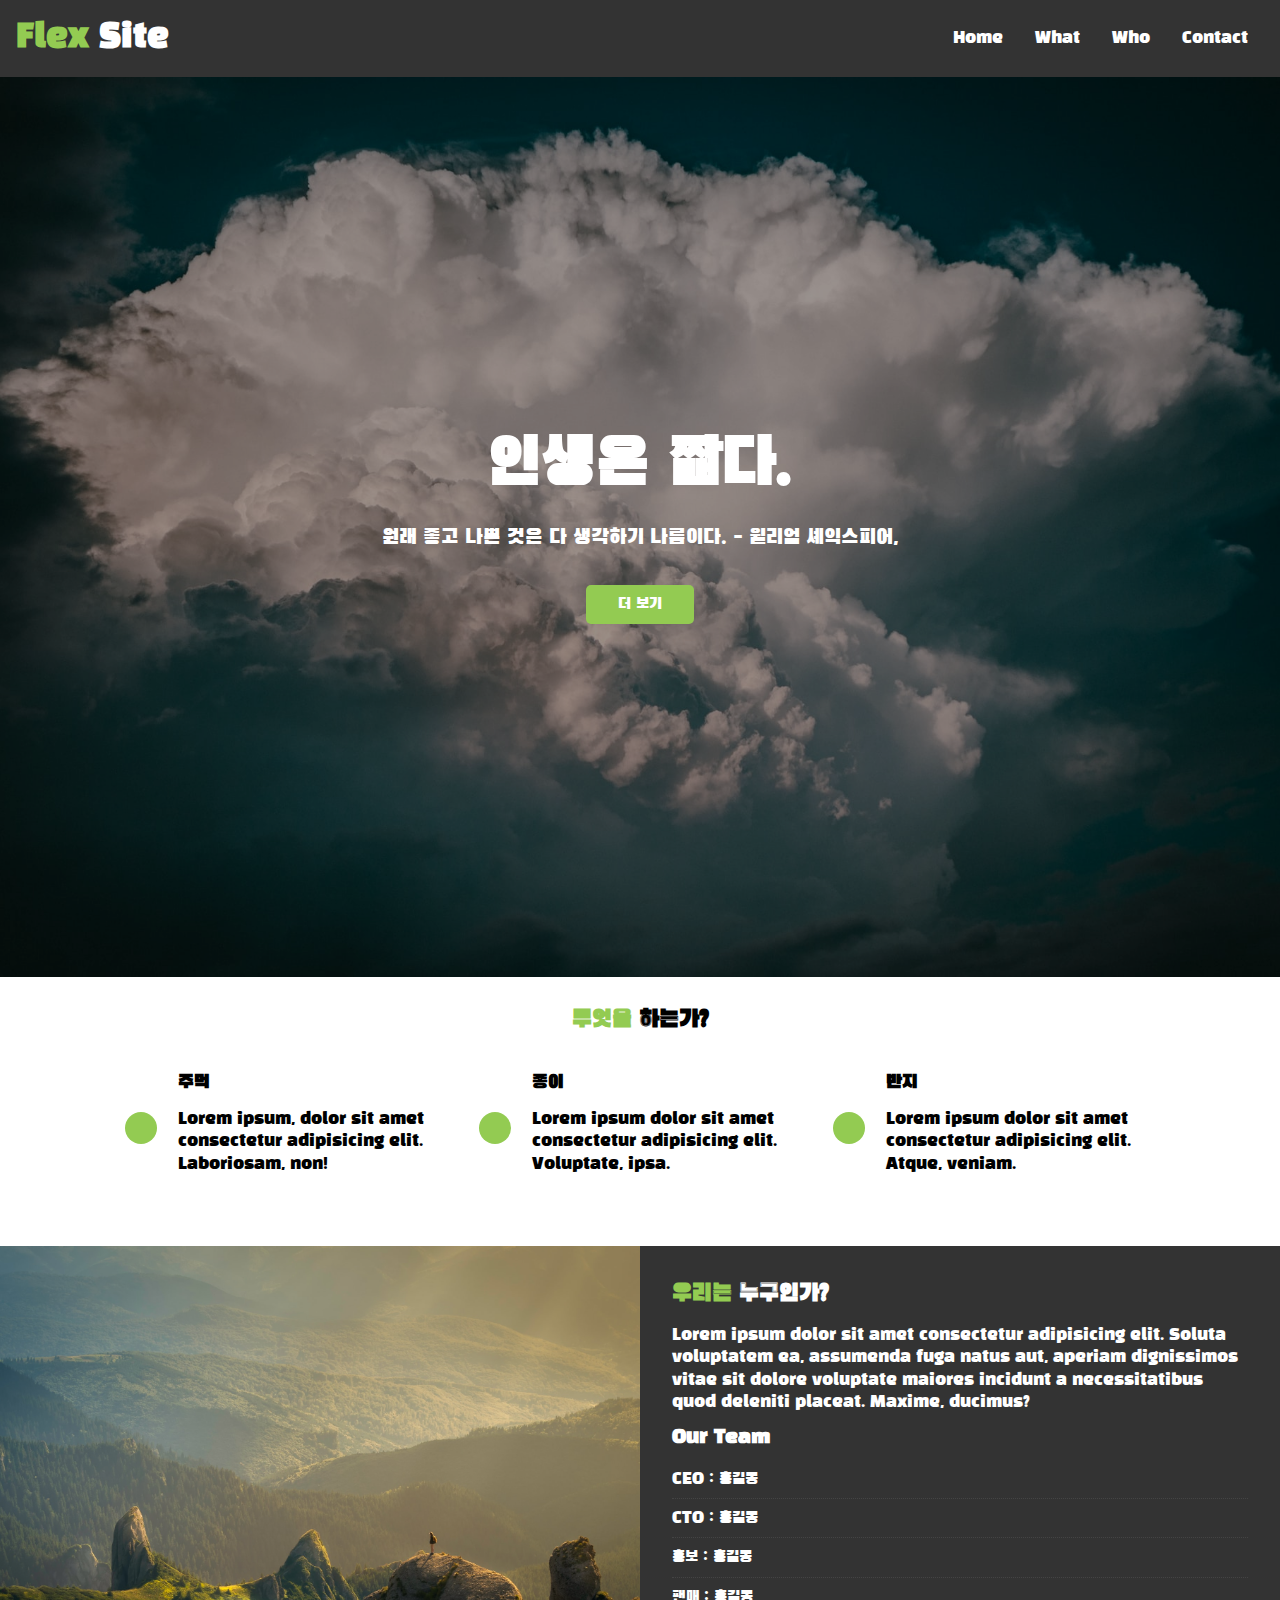
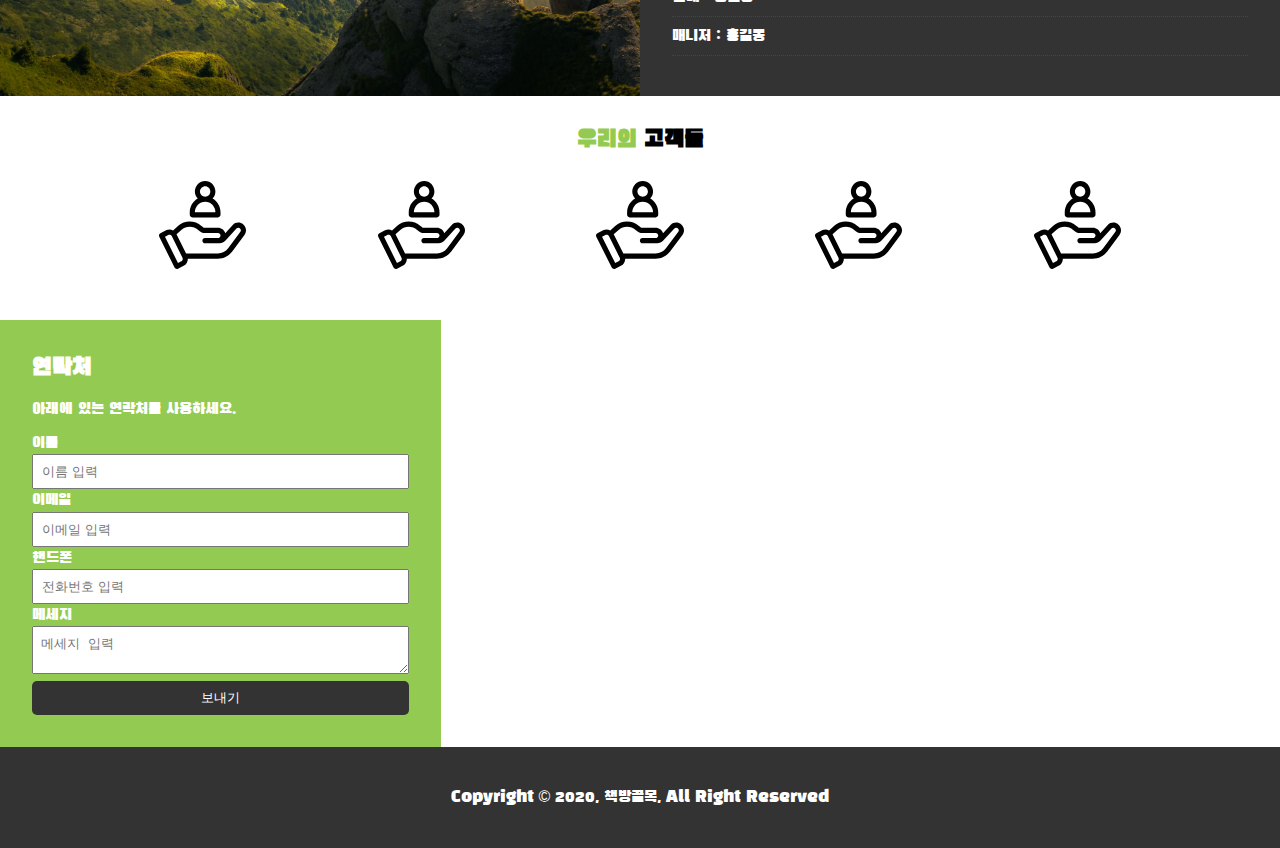
<file: index.html>
<!DOCTYPE html>
<html lang="en">
<head>
    <meta charset="UTF-8">
    <meta name="viewport" content="width=device-width, initial-scale=1.0">
    <title>Flex 사이트</title>
    <link rel="shortcut icon" href="img/favicon123456.ico" type="image/x-icon">
     <!-- 폰트오썸 CDN 링크 -->
     <link rel="stylesheet" href="https://cdnjs.cloudflare.com/ajax/libs/font-awesome/5.13.0/css/all.min.css" integrity="sha256-h20CPZ0QyXlBuAw7A+KluUYx/3pK+c7lYEpqLTlxjYQ=" crossorigin="anonymous" />
     <!-- 메인 CSS -->
     <link rel="stylesheet" href="css/style.css">
     <link rel="stylesheet" media="screen and (max-width:768px)" href="css/mobile.css">
     <link rel="stylesheet" media="screen and (min-width:1100px)" href="css/widescreen.css">

</head>
<body id="home">
    <nav id="navbar">
        <h1 class="logo">
            <span class="text-primary">
                <i class="fas fa-dice-d20"></i>Flex
            </span>Site
        </h1>
        <ul>
            <li><a href="#home">Home</a></li>
            <li><a href="#what">What</a></li>
            <li><a href="#who">Who</a></li>
            <li><a href="#contact">Contact</a></li>
        </ul>
    </nav>
    <!-- 메뉴 바 끝 -->
    <!-- 쇼케이스 시작 -->
    <header id="showcase">
        <div class="showcase-content">
            <h1 class="l-heading">
                인생은 짧다.
            </h1>
            <p class="lead">
                원래 좋고 나쁜 것은 다 생각하기 나름이다. - 윌리엄 셰익스피어,
            </p>
            <a href="#what" class="btn">더 보기</a>
        </div>
    </header>
    <!-- 쇼케이스 끝 -->

    <!-- 섹션 : 무엇을 하나 -->
    <section id="what" class="bg-light py-1">
        <div class="container">
            <h2 class="m-heading text-center">
                <span class="text-primary">무엇을</span> 하는가?
            </h2>
            <div class="items">
                <div class="item">
                    <i class="fas fa-fist-raised"></i>
                    <div>
                        <h3>주먹</h3>
                        <p>Lorem ipsum, dolor sit amet consectetur adipisicing elit. Laboriosam, non!</p>
                    </div>
                </div>
                <div class="item">
                    <i class="fas fa-scroll"></i>
                    <div>
                        <h3>종이</h3>
                        <p>Lorem ipsum dolor sit amet consectetur adipisicing elit. Voluptate, ipsa.</p>
                    </div>
                </div>
                <div class="item">
                    <i class="fas fa-ring"></i>
                    <div>
                        <h3>반지</h3>
                        <p>Lorem ipsum dolor sit amet consectetur adipisicing elit. Atque, veniam.</p>
                    </div>
                </div>
            </div>
        </div>
    </section>
    <!-- 섹션 : 무엇을 하나  끝  -->
    <!-- 섹션 : 우리는 누구? -->
    <section id="who">
        <div class="who-img p-2"></div>
        <div class="who-text bg-dark p-2">
            <h2 class="m-heading">
                <span class="text-primary">우리는</span> 누구인가?
            </h2>
            <p>Lorem ipsum dolor sit amet consectetur adipisicing elit. Soluta voluptatem ea, assumenda fuga natus aut, aperiam dignissimos vitae sit dolore voluptate maiores incidunt a necessitatibus quod deleniti placeat. Maxime, ducimus?</p>
            <h3>Our Team</h3>
            <ul class="list">
                <li>CEO : 홍길동</li>
                <li>CTO : 홍길동</li>
                <li>홍보 : 홍길동</li>
                <li>팬매 : 홍길동</li>
                <li>매니저 : 홍길동</li>
            </ul>
        </div>
    </section>
    <!-- 섹션 : 우리는 누구 끝 -->

    <!-- 섹션 : 클라이언트 -->
    <section id="clients" class="py-1">
        <div class="container">
            <h2 class="m-heading text-center">
                <span class="text-primary">우리의</span> 고객들
            </h2>
            <div class="items py-1">
                <div><img src="img/686317.svg" alt="고객들"></div>
                <div><img src="img/686317.svg" alt="고객들"></div>
                <div><img src="img/686317.svg" alt="고객들"></div>
                <div><img src="img/686317.svg" alt="고객들"></div>
                <div><img src="img/686317.svg" alt="고객들"></div>
            
            </div>
        </div>
    </section>
    <!-- 섹션 : 클라이언트 끝 -->
    
    <!-- 섹션 : 컨택트 -->
    <section id="contact">
        <div class="contact-form bg-primary p-2">
            <h2 class="m-heading">연락처</h2>
            <p>아래에 있는 연락처를 사용하세요.</p>
            <form>
                <div class="from-group">
                    <label for="name">이름</label>
                    <input type="text" id="name" placeholder="이름 입력">
                </div>

                <div class="from-group">
                    <label for="email">이메일</label>
                    <input type="email" id="email" placeholder="이메일 입력">
                </div>

                <div class="from-group">
                    <label for="phone">핸드폰</label>
                    <input type="phone" id="phone" placeholder="전화번호 입력">
                </div>

                <div class="from-group">
                    <label for="message">메세지</label>
                    <textarea name="message" id="message" placeholder="메세지 입력"></textarea>
                </div>
                <input type="submit" value="보내기" class="btn btn-dark">
            </form>
        </div>
        <div class="map">
            <iframe src="https://www.google.com/maps/embed?pb=!1m18!1m12!1m3!1d407.7528512217959!2d129.0593269703227!3d35.15605188262574!2m3!1f0!2f0!3f0!3m2!1i1024!2i768!4f13.1!3m3!1m2!1s0x3568eb6feb39fa0d%3A0x17502eaffb28a5b4!2z67aA7IKwSVTqtZDsnKHshLzthLA!5e0!3m2!1sko!2skr!4v1589246533935!5m2!1sko!2skr" width="100%" height="100%" frameborder="0" style="border:0;" allowfullscreen="" aria-hidden="false" tabindex="0"></iframe>
        </div>
    </section>
    <!-- 섹션 : 컨택트 끝 -->

    <!-- Footer -->
    <footer class="main-footer bg-dark text-center py-1">
        <div class="container">
            <p>Copyright &copy; 2020, 책방골목, All Right Reserved</p>
        </div>
    </footer>
    <!-- 제이쿼리 CDN -->
    <script src="https://code.jquery.com/jquery-3.5.1.min.js" integrity="sha256-9/aliU8dGd2tb6OSsuzixeV4y/faTqgFtohetphbbj0=" crossorigin="anonymous"></script>
    <script src="index.js"></script>

</body>
</html>
</file>
<file: css/style.css>
@import url('https://fonts.googleapis.com/css2?family=Black+Han+Sans&family=Nanum+Myeongjo:wght@800&display=swap');
/* font-family: 'Black Han Sans', sans-serif; */

/* 초기화 */
*{ 
    padding: 0;
    margin: 0;
    box-sizing: border-box;
}

body {
    font-family:'Black Han Sans', sans-serif;
    line-height: 1.4;
}
body::-webkit-scrollbar { display: none;}
a {
    text-decoration: none;
}
p {
    margin: 0.75rem 0;
}

.text-primary {
    color: #93cb52;
}

/* 메뉴 바 */
#navbar {
    display: flex;
    justify-content: space-between;
    position: sticky;
    top: 0;
    background-color: #333;
    color: white;
    z-index: 1;
    padding: 1rem;
}

#navbar ul {
    display: flex;
    align-items: center;
    list-style: none;
}

#navbar ul li a {
    color: white;
    padding: 0.75rem;
    margin: 0 0.25rem;
    
}

#navbar ul li a:hover {
    background-color: #93cb52;
    border-radius: 25px;
}
/* 쇼케이스 */
#showcase {
    background: #333 url(../img/clouds.jpg) no-repeat center center;
    background-size: cover;
    height: 100vh;
    color: white;
    position: relative;
}

#showcase .showcase-content { 
    display: flex;
    flex-direction: column;
    text-align: center;
    justify-content: center;
    align-items: center;
    padding: 0 2em;
    /* 오버레이 : 쇼케이스를 같은 사이즈로 덮는다.*/
    position: absolute;
    top: 0; /* 위쪽 메뉴 */
    left: 0;
    right: 0;
    bottom: 0;
    background-color: rgba(0, 0, 0, 0.4);
}

/* 공통 클래스 : 여러번 사용 */
.l-heading {
    font-size: 4rem;
    margin-bottom: 0.75rem;
    line-height: 1.1;
}

.lead {
    font-size: 1.3rem;
    margin-bottom: 2rem;
}

.btn {
    display: inline-block;
    color: white;
    background-color: #93cb52;
    padding: 0.5rem 2rem;
    border: none;
    border-radius: 5px;
}

.btn-dark {
    background-color: #333;
}

.container {
    max-width: 1100px;
    margin: auto;
    padding: 0.2rem;
}

.text-center {
    text-align: center;
}

.py-1 { padding: 1.5rem 0;}
.py-2 { padding: 2rem 0;}
.py-3 { padding: 3rem 0;}

bg-light {
    background-color: #f4f4f4;
    color: #333;
}

.bg-dark {
    background-color: #333;
    color: white;
}

.bg-primary {
    background-color: #93cb52;
    color : white;
}

.p-1 { padding: 1.5rem;}
.p-2 { padding: 2rem;}
.p-3 { padding: 3rem;}

.list {
    margin: 0.5rem 0;
    list-style: none;
}
.list li {
    padding: 0.5rem 0;
    border-bottom: #444 dotted 1px;
}


/* 섹션: 무엇을 하는가 */
#what .items {
    display: flex;
    padding: 1rem;
}

#what .item {
    flex: 1;
    text-align: center;
    padding: 1rem;
}

#what .items .item i {
    background-color: #93cb52;
    padding: 1rem;
    border-radius: 50%;
    margin-bottom: 1rem;
}

/* 섹션 : 우리는 누구 */
#who {
    display: flex;
}
#who div { 
    flex: 1;
}
#who .who-img {
    background: url(../img/mountain.jpg) no-repeat center center;
    background-size: cover;
}
/* 섹션 : 클라이언트 */
#clients .items {
    display: flex;
    justify-content: space-around;
}
#clients .items img {
    display: block;
    margin: auto;
    width: 40%;
}

/* 섹션 : 컨택트 */
#contact {
    display: flex;
}
#contact .map {
    flex: 10;
}
#contact .contact-form {
    flex: 9;
}

#contact .contact-form .form-group {
    margin: 0.75rem;
}

#contact .contact-form label {
    display: block;
}

#contact .contact-form input,
#contact .contact-form textarea {
    width: 100%;
    padding: 0.5rem;
}
</file>
<file: css/mobile.css>
/* 무엇을 하는가 섹션 */
/* *{ display: none} */
#what .items {
    display: block;
    padding: 1rem;
}

#what. .items .item {
    display: flex;
    text-align: left;
}

#what .items .item i {
    align-self: center;
    margin-right: 1.3rem;
    margin-bottom: 0;
}
/* 메뉴 바 600px 이하 일때 navbar을 2줄로 정리 */
@media(max-width: 600px) {
    #navbar {
        flex-direction: column;
        align-items: center;
    }
    #navbar .log {
        margin-bottom: 0.5rem;
        text-align: center;
    }
    #navbar ul {
        padding: 0.5rem;
    }
}

/* 우리는 누구 섹션 */
#who {
    display: block;
}

#who .who-img {
    display: none;
}

/* 컨텍트 섹션 */
#contact {
    flex-direction: column;
}
#contact .map {
    height: 300px;
    border-top: 4px solid #333;
}

/* 제목 사이즈 수정 */
.l-heading {
    font-size: 3rem;
}
.lead {
    font-size: 1rem;
}

#showcase {
    margin-top: -2rem;
}

/* 높이가 너무 낮을때 */
@media(max-height : 568px) {
    #showcase {
        margin-top: -3rem;
    }
}
</file>
<file: css/widescreen.css>
/* *{
    display: none;
} */

/* 무엇을 하는가 섹션 */
/* 아이콘과 글의 위치가 flex */
#what .items .item {
    display: flex;
    text-align: left;
}

/* 아이콘 센터 맞추기 */
#what .items .item i {
    align-self: center;
    margin-right: 1.3rem;
    margin-bottom: 0;
}

/* 컨택트 섹션의 지도 크기를 넓게, 연락처를 숨기고 지도를 크게 출력 */
#contact .map {
    flex: 20;
}
</file>
